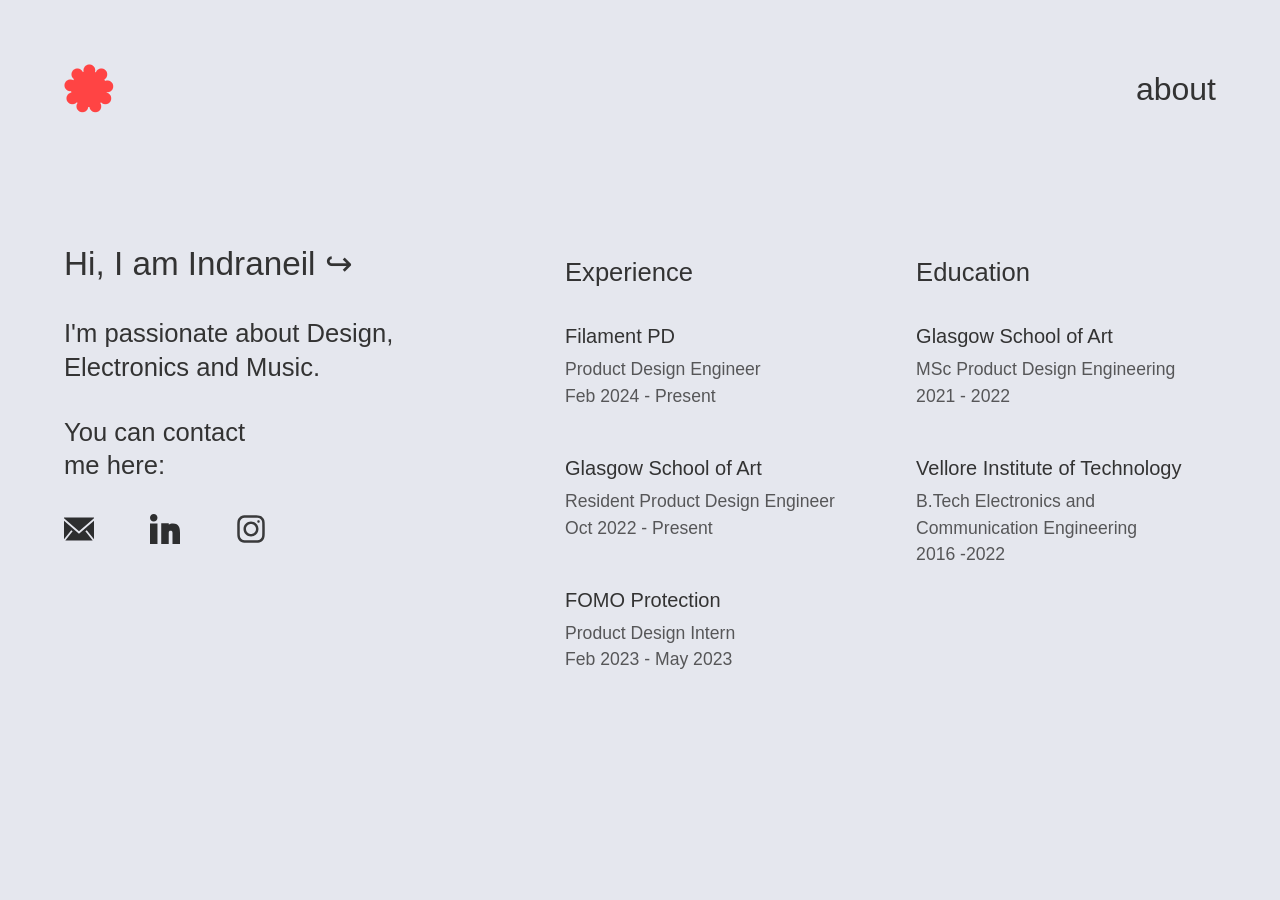
<file: about.html>
<!DOCTYPE html>
<html lang="en">
<head>
    <meta charset="UTF-8">
    <meta name="viewport" content="width=device-width, initial-scale=1.0">
    <title>About - Indraneil</title>
    <link rel="icon" href="favicon.svg" type="image/svg+xml">
    <link rel="stylesheet" href="styles.css">
    <script src="logo-continuity.js" defer></script>
</head>
<body class="about-page">
    <nav>
        <div class="logo">
            <a href="index.html">
                <div class="circle"></div>
            </a>
        </div>
        <div class="nav-links">
            <a href="#" class="active">about</a>
        </div>
    </nav>
    
    <main class="about-content">
        <div class="intro-section">
            <h1>Hi, I am <span>Indraneil ↪</span></h1>
            <p>I'm passionate about Design,<br>Electronics and Music.</p>
            
            <div class="contact-section">
                <p>You can contact<br>me here:</p>
                <div class="social-links">
                    <a href="mailto:indraneildesign@gmail.com" class="social-icon">
                        <img src="images/email.svg" alt="Email">
                    </a>
                    <a href="https://linkedin.com/in/indraneil21" class="social-icon">
                        <img src="images/linkedin.svg" alt="LinkedIn">
                    </a>
                    <a href="https://instagram.com/neilghosh.design" class="social-icon">
                        <img src="images/instagram.svg" alt="Instagram">
                    </a>
                </div>
            </div>
        </div>

        <div class="experience-section">
            <h2>Experience</h2>
            
            <div class="experience-item">
                <h3>Filament PD</h3>
                <p>Product Design Engineer<br>Feb 2024 - Present</p>
            </div>

            <div class="experience-item">
                <h3>Glasgow School of Art</h3>
                <p>Resident Product Design Engineer<br>Oct 2022 - Present</p>
            </div>

            <div class="experience-item">
                <h3>FOMO Protection</h3>
                <p>Product Design Intern<br>Feb 2023 - May 2023</p>
            </div>
        </div>

        <div class="education-section">
            <h2>Education</h2>
            
            <div class="education-item">
                <h3>Glasgow School of Art</h3>
                <p>MSc Product Design Engineering<br>2021 - 2022</p>
            </div>

            <div class="education-item">
                <h3>Vellore Institute of Technology</h3>
                <p>B.Tech Electronics and<br>Communication Engineering<br>2016 -2022</p>
            </div>
        </div>
    </main>
</body>
</html>
</file>
<file: styles.css>
:root {
    --background-color: #FFE8E8;
    --about-background-color: #e5e7ee;
    --text-color: #333333;
    --accent-color: #FF4444;
}

* {
    margin: 0;
    padding: 0;
    box-sizing: border-box;
}

html,
body {
    overflow-x: hidden;
    width: 100%;
    position: relative;
}

body {
    font-family: -apple-system, BlinkMacSystemFont, 'Segoe UI', Roboto, Oxygen, Ubuntu, Cantarell, sans-serif;
    background-color: var(--background-color);
    color: var(--text-color);
    min-height: 100vh;
    padding: 0;
    display: flex;
    flex-direction: column;
    transition: background-color 1.5s ease;
}

main {
    flex-grow: 1;
}

nav {
    display: flex;
    justify-content: space-between;
    align-items: center;
    padding: clamp(2rem, 5vw, 12rem) clamp(1.5rem, 5vw, 12rem);
    z-index: 2;
}

.logo .circle {
    width: clamp(50px, 3.13vw, 120px);
    aspect-ratio: 1;
    background-color: var(--accent-color);
    --g: /25.486% 25.486% radial-gradient(#000 calc(71% - 1px), #0000 71%) no-repeat;
    mask: 93.126% 75.302% var(--g),
        66.773% 97.103% var(--g),
        32.571% 96.864% var(--g),
        6.525% 74.697% var(--g),
        0.821% 40.974% var(--g),
        18.129% 11.474% var(--g),
        50.349% 0.001% var(--g),
        82.406% 11.923% var(--g),
        99.3% 41.662% var(--g),
        radial-gradient(100% 100%, #000 35.01%, #0000 calc(35.01% + 1px));
    animation: rotate 10s linear infinite;
}

@keyframes rotate {
    from {
        transform: rotate(0deg);
    }

    to {
        transform: rotate(360deg);
    }
}

.nav-links a {
    color: var(--text-color);
    text-decoration: none;
    font-size: clamp(1.5rem, 2.5vw, 6rem);
    font-weight: 400;
}

.hero {
    display: flex;
    justify-content: space-between;
    align-items: flex-end;
    min-height: calc(100vh - 300px);
    margin-bottom: 1rem;
    position: relative;
    padding: 0 clamp(1.5rem, 5vw, 12rem);
}

/* Make the home page fit a single viewport like the about page */
.home-page {
    height: 100vh;
    overflow: hidden;
}

/* Flex column so the hero's flex-grow fills the space under the nav */
.home-page main {
    display: flex;
    flex-direction: column;
}

.home-page .hero {
    /* Must be 0 (not the default calc) so nav + hero always fit in 100vh —
       otherwise the bottom-anchored CTA gets clipped on tall displays. */
    min-height: 0;
    flex-grow: 1;
    margin-bottom: 0;
}

.intro-text {
    max-width: 55%;
    position: relative;
    z-index: 2;
    margin-bottom: clamp(50px, 5.5vh, 120px);
    margin-top: 50px;
}

h1 {
    font-size: clamp(1.5rem, 2.6vw, 6.25rem);
    font-weight: 350;
    line-height: 1.3;
    margin-bottom: clamp(2rem, 5vw, 10rem);
}

.cta {
    color: var(--text-color);
    text-decoration: none;
    font-size: clamp(1.25rem, 2vw, 4.8rem);
    font-weight: 200;
}

.hero-image {
    flex-shrink: 0;
    /* Height-capped so the elephant stays proportionate on very tall screens */
    width: clamp(360px, min(52vw, 88vh), 2000px);
    position: absolute;
    right: clamp(-50px, -2vw, 0px);
    bottom: clamp(-60px, -3vw, 0px);
    z-index: 1;
}

.hero-image img {
    width: 100%;
    height: auto;
    object-fit: contain;
    display: block;
    -webkit-user-drag: none;
}

/* Elephant animation (elephant.js): walk > settle > hop > img, so the
   motions stack. Pivot sits at the elephant's feet, not the image centre
   (the PNG has transparent space below the feet). */
.elephant-walk,
.elephant-settle,
.elephant-hop {
    transform-origin: 50% 84%;
}

.elephant-hop {
    cursor: pointer;
    -webkit-tap-highlight-color: transparent;
}

.elephant-hop:focus-visible {
    outline: 2px solid var(--accent-color);
    outline-offset: 4px;
    border-radius: 8px;
}

/* Dust puffs on landing after a hop */
.elephant-puff {
    position: absolute;
    top: 84%;
    width: 2.2%;
    aspect-ratio: 1;
    border-radius: 50%;
    border: 2px solid rgba(51, 51, 51, 0.18);
    pointer-events: none;
}


@media (max-width: 768px) {

    /* Let the home page grow with content instead of locking to one viewport */
    .home-page {
        height: auto;
        min-height: 100vh;
        overflow-x: hidden;
        overflow-y: auto;
    }

    .hero {
        flex-direction: column;
        align-items: center;
        text-align: center;
        gap: 2rem;
        padding: 0 2rem 4rem;
        min-height: 0;
    }

    .intro-text {
        max-width: 100%;
        margin-bottom: 1rem;
    }

    .hero-image {
        position: relative;
        width: min(80%, 420px);
        right: auto;
        bottom: auto;
    }

    nav,
    .projects {
        padding-left: 2rem;
        padding-right: 2rem;
    }

    .project-grid {
        grid-template-columns: 1fr;
        gap: 2rem;
        padding: 0;
    }
}

.projects {
    margin: 0;
    padding: 8rem 6rem 8rem 6rem;
    background-color: white;
    position: relative;
    flex-grow: 1;
}

.projects::after {
    content: '';
    position: absolute;
    left: 0;
    right: 0;
    bottom: -2rem;
    /* Reduced to match footer height */
    background-color: white;
    height: 100%;
    /* Changed to 100% to match content */
    z-index: -1;
}

.project-grid {
    display: grid;
    grid-template-columns: repeat(2, 1fr);
    gap: 6rem;
    max-width: 1500px;
    margin: -40px auto;
}

.project-item {
    position: relative;
    transition: transform 0.3s ease;
    text-decoration: none;
    color: var(--text-color);
    display: block;
}

.project-item:hover {
    transform: translateY(-10px);
}

.project-item img {
    width: 100%;
    height: auto;
    object-fit: cover;
    aspect-ratio: 4/3;
}

.project-item h2 {
    margin-top: 1rem;
    font-size: 1.5rem;
    font-weight: 350;
}

@media (max-width: 768px) {
    .project-grid {
        grid-template-columns: 1fr;
        gap: 2rem;
    }

    body {
        padding: 2rem;
    }
}

footer {
    padding: 2rem 0 4rem 0;
    /* Adjusted padding */
    margin: 0;
    background-color: white;
    border-top: 1px solid #E0E0E0;
    position: relative;
    /* Ensure footer is positioned correctly */
}

.footer-content {
    padding: 0 2rem;
    display: flex;
    justify-content: space-between;
    align-items: center;
    max-width: 1400px;
    margin: 0 auto;
}

.copyright {
    font-size: 1.5rem;
    font-weight: 200;
}

.social-links {
    display: flex;
    gap: 3.5rem;
}

.social-icon img {
    width: 32px;
    height: 32px;
    opacity: 0.8;
    transition: opacity 0.3s ease;
}

.social-icon:hover img {
    opacity: 1;
}

@media (max-width: 768px) {
    .footer-content {
        flex-direction: column;
        gap: 2rem;
        text-align: center;
    }
}

/* About Page Styles */
.about-page {
    min-height: 100vh;
    width: 100%;
    background-color: var(--about-background-color);
}

.about-content {
    display: grid;
    grid-template-columns: 1.5fr 1fr 1fr;
    /* Adjusted column widths */
    gap: clamp(3rem, 8vw, 19rem) clamp(2rem, 4vw, 9.6rem);
    /* First value for row gap, second for column gap */
    padding: clamp(2rem, 5vw, 12rem) clamp(1.5rem, 5vw, 12rem);
}

.intro-section {
    grid-column: 1;
}

.intro-section h1 {
    font-size: clamp(1.75rem, 2.6vw, 6.25rem);
    /* Increased font size */
    font-weight: 350;
    /* Lighter weight to match main page */
    margin-bottom: 2rem;
    position: relative;
}

.intro-section h1 span {
    position: relative;
    cursor: pointer;
}

.intro-section h1 span:hover::after {
    content: '';
    position: absolute;
    width: 300px;
    height: 300px;
    background-image: url('images/profile-placeholder.jpg');
    background-size: cover;
    top: -100px;
    left: 220%;
    transform: translateX(-50%);
    z-index: -1;
}

.intro-section p {
    font-size: clamp(1.35rem, 2vw, 4.8rem);
    /* Increased font size */
    font-weight: 350;
    /* Lighter weight */
    line-height: 1.3;
    /* Adjusted line height */
    margin-bottom: 2rem;
}

.contact-section p {
    font-size: clamp(1.35rem, 2vw, 4.8rem);
    /* Match other text sizes */
    font-weight: 350;
    /* Lighter weight */
    line-height: 1.3;
    /* Match other line heights */
    margin-bottom: 2rem;
}

.experience-section,
.education-section {
    padding-top: 1rem;
    /* Add some top padding to align with content */
}

.experience-section h2,
.education-section h2 {
    font-size: clamp(1.5rem, 2vw, 4.8rem);
    font-weight: 350;
    margin-bottom: clamp(1.5rem, 3vw, 7.2rem);
}

.experience-item,
.education-item {
    margin-bottom: 3rem;
    /* Increased spacing between items */
}

.experience-item h3,
.education-item h3 {
    font-size: clamp(1.25rem, 1.25vw, 2.5rem);
    /* Increased font size */
    font-weight: 300;
    /* Match weight */
    margin-bottom: 0.5rem;
}

.experience-item p,
.education-item p {
    font-size: clamp(1.1rem, 1.05vw, 2.5rem);
    /* Adjusted font size */
    color: var(--text-color);
    opacity: 0.8;
    line-height: 1.5;
    font-weight: 300;
    /* Lighter weight */
}

.social-links {
    display: flex;
    gap: 3.5rem;
    align-items: center;
}

.social-icon img {
    width: clamp(30px, 1.85vw, 60px);
    /* Increased icon size */
    height: clamp(30px, 1.85vw, 60px);
    opacity: 0.8;
    transition: opacity 0.3s ease;
    vertical-align: middle;
}

.social-icon:hover img {
    opacity: 1;
}

/* Add responsive styles for about page */
@media (max-width: 768px) {
    .about-content {
        grid-template-columns: 1fr;
        gap: 4rem;
    }

    .intro-section h1 {
        font-size: 2.5rem;
    }

    .intro-section p,
    .contact-section p {
        font-size: 1.5rem;
    }
}

html {
    scroll-behavior: smooth;
    /* Add smooth scrolling */
}

/* Work Page (PDF viewer) Styles */
.work-page {
    height: 100vh;
    overflow: hidden;
}

/* Same nav position as every other page; only the space *below* the nav
   is trimmed so the PDF stays large. */
.work-page nav {
    padding-bottom: clamp(1.5rem, 3vw, 6rem);
}

.viewer {
    display: grid;
    grid-template-columns: auto 1fr auto;
    grid-template-rows: 1fr auto;
    align-items: center;
    column-gap: clamp(0.4rem, 0.6vw, 1rem);
    row-gap: 0.25rem;
    padding: 0 clamp(0.75rem, 1.5vw, 3rem) clamp(0.5rem, 0.8vw, 1.25rem);
    min-height: 0;
    background-color: var(--background-color);
}

/* Fullscreen: the page fills the screen, controls float on top */
.viewer:fullscreen {
    position: relative;
    display: block;
    padding: 0;
}

.viewer:fullscreen .viewer-stage {
    width: 100%;
    height: 100%;
}

.viewer:fullscreen .viewer-arrow {
    position: absolute;
    top: 50%;
    transform: translateY(-50%);
    z-index: 2;
    padding: 1rem;
}

.viewer:fullscreen .viewer-arrow:hover:not(:disabled) {
    transform: translateY(calc(-50% - 6px));
}

.viewer:fullscreen #prev-page {
    left: clamp(0.5rem, 1.5vw, 2rem);
}

.viewer:fullscreen #next-page {
    right: clamp(0.5rem, 1.5vw, 2rem);
}

.viewer:fullscreen .viewer-counter {
    position: absolute;
    bottom: clamp(0.75rem, 1.5vw, 2rem);
    left: 50%;
    transform: translateX(-50%);
    z-index: 2;
}

.viewer:fullscreen .viewer-fullscreen {
    position: absolute;
    bottom: clamp(0.75rem, 1.5vw, 2rem);
    right: clamp(0.75rem, 2vw, 2.5rem);
    z-index: 2;
}

.viewer-stage {
    grid-column: 2;
    grid-row: 1;
    display: flex;
    justify-content: center;
    align-items: center;
    height: 100%;
    min-height: 0;
    min-width: 0;
}

.viewer-stage canvas {
    background-color: white;
    box-shadow: 0 12px 40px rgba(51, 51, 51, 0.15);
    max-width: 100%;
    max-height: 100%;
}

.viewer-arrow {
    grid-row: 1;
    background: none;
    border: none;
    cursor: pointer;
    color: var(--text-color);
    font-family: inherit;
    font-size: clamp(1.5rem, 2.5vw, 6rem);
    font-weight: 200;
    padding: 1rem 0.25rem;
    transition: transform 0.3s ease, opacity 0.3s ease;
}

.viewer-arrow:hover:not(:disabled) {
    transform: translateY(-6px);
}

.viewer-arrow:disabled {
    opacity: 0.25;
    cursor: default;
}

.viewer-status {
    font-size: clamp(1.25rem, 2vw, 4.8rem);
    font-weight: 200;
    text-align: center;
}

.viewer-counter {
    grid-column: 2;
    grid-row: 2;
    text-align: center;
    font-size: clamp(0.9rem, 1vw, 2rem);
    font-weight: 200;
}

.viewer-fullscreen {
    grid-column: 3;
    grid-row: 2;
    justify-self: end;
    background: none;
    border: none;
    cursor: pointer;
    color: var(--text-color);
    font-family: inherit;
    font-size: clamp(0.9rem, 1vw, 2rem);
    font-weight: 200;
    opacity: 0.7;
    transition: opacity 0.3s ease;
}

.viewer-fullscreen:hover {
    opacity: 1;
    text-decoration: underline;
}

.password-form {
    display: flex;
    flex-direction: column;
    align-items: center;
    gap: 1.5rem;
    text-align: center;
}

.password-form[hidden] {
    display: none;
}

.password-form p {
    font-size: clamp(1.25rem, 2vw, 4.8rem);
    font-weight: 200;
}

.password-form input {
    background: none;
    border: none;
    border-bottom: 1px solid var(--text-color);
    font-family: inherit;
    font-size: clamp(1.1rem, 1.25vw, 2.5rem);
    font-weight: 200;
    color: var(--text-color);
    text-align: center;
    padding: 0.5rem 1rem;
    outline: none;
    width: min(60vw, 320px);
}

.password-form input:focus {
    border-bottom-color: var(--accent-color);
}

.password-form button {
    background: none;
    border: none;
    cursor: pointer;
    color: var(--text-color);
    font-family: inherit;
    font-size: clamp(1.1rem, 1.5vw, 3rem);
    font-weight: 200;
}

.password-form button:hover {
    color: var(--accent-color);
}

.password-error {
    color: var(--accent-color);
}

.password-form .password-error {
    font-size: clamp(0.9rem, 1vw, 2rem);
}

@media (max-width: 768px) {
    .viewer {
        grid-template-columns: 1fr 1fr;
        grid-template-rows: 1fr auto;
        padding: 0 1.5rem 2rem;
        gap: 0.5rem;
    }

    .viewer-stage {
        grid-column: 1 / -1;
        grid-row: 1;
    }

    .viewer-arrow {
        grid-row: 2;
        font-size: 2rem;
    }

    .viewer-arrow#prev-page {
        grid-column: 1;
        justify-self: start;
    }

    .viewer-arrow#next-page {
        grid-column: 2;
        justify-self: end;
    }

    .viewer-counter {
        grid-column: 1 / -1;
        grid-row: 2;
        align-self: center;
    }

    .viewer-fullscreen {
        grid-column: 1 / -1;
        grid-row: 3;
        justify-self: center;
        padding: 0.5rem;
    }
}
</file>
